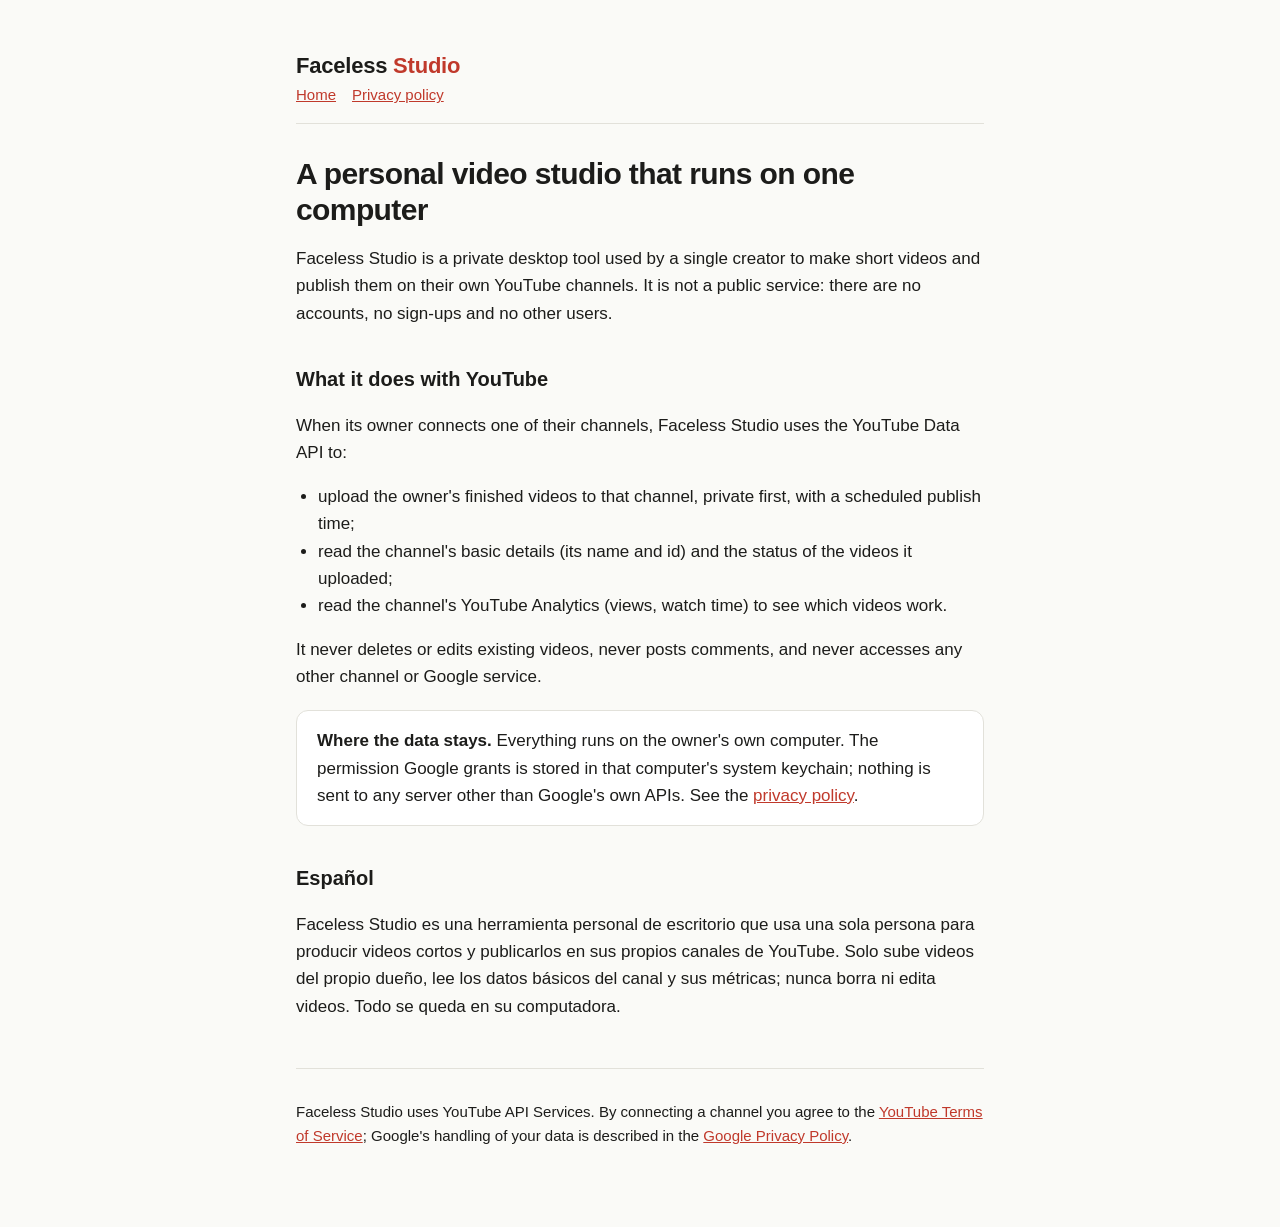
<file: index.html>
<!doctype html>
<html lang="en">
<head>
  <meta charset="utf-8">
  <meta name="viewport" content="width=device-width, initial-scale=1">
  <title>Faceless Studio</title>
  <meta name="description" content="Faceless Studio: a personal desktop tool that uploads its owner's own videos to their own YouTube channels.">
  <link rel="stylesheet" href="style.css">
</head>
<body>
<main>
  <header>
    <div class="brand">Faceless <span>Studio</span></div>
    <nav class="muted"><a href="./">Home</a><a href="privacy.html">Privacy policy</a></nav>
  </header>

  <h1>A personal video studio that runs on one computer</h1>
  <p>Faceless Studio is a private desktop tool used by a single creator to make short videos and publish them on
    their own YouTube channels. It is not a public service: there are no accounts, no sign-ups and no other users.</p>

  <h2>What it does with YouTube</h2>
  <p>When its owner connects one of their channels, Faceless Studio uses the YouTube Data API to:</p>
  <ul>
    <li>upload the owner's finished videos to that channel, private first, with a scheduled publish time;</li>
    <li>read the channel's basic details (its name and id) and the status of the videos it uploaded;</li>
    <li>read the channel's YouTube Analytics (views, watch time) to see which videos work.</li>
  </ul>
  <p>It never deletes or edits existing videos, never posts comments, and never accesses any other channel or
    Google service.</p>

  <div class="card">
    <strong>Where the data stays.</strong> Everything runs on the owner's own computer. The permission Google grants
    is stored in that computer's system keychain; nothing is sent to any server other than Google's own APIs. See the
    <a href="privacy.html">privacy policy</a>.
  </div>

  <h2>Español</h2>
  <p>Faceless Studio es una herramienta personal de escritorio que usa una sola persona para producir videos cortos y
    publicarlos en sus propios canales de YouTube. Solo sube videos del propio dueño, lee los datos básicos del canal y
    sus métricas; nunca borra ni edita videos. Todo se queda en su computadora.</p>

  <footer class="muted">
    <p>Faceless Studio uses YouTube API Services. By connecting a channel you agree to the
      <a href="https://www.youtube.com/t/terms">YouTube Terms of Service</a>; Google's handling of your data is
      described in the <a href="https://policies.google.com/privacy">Google Privacy Policy</a>.</p>
  </footer>
</main>
</body>
</html>
</file>
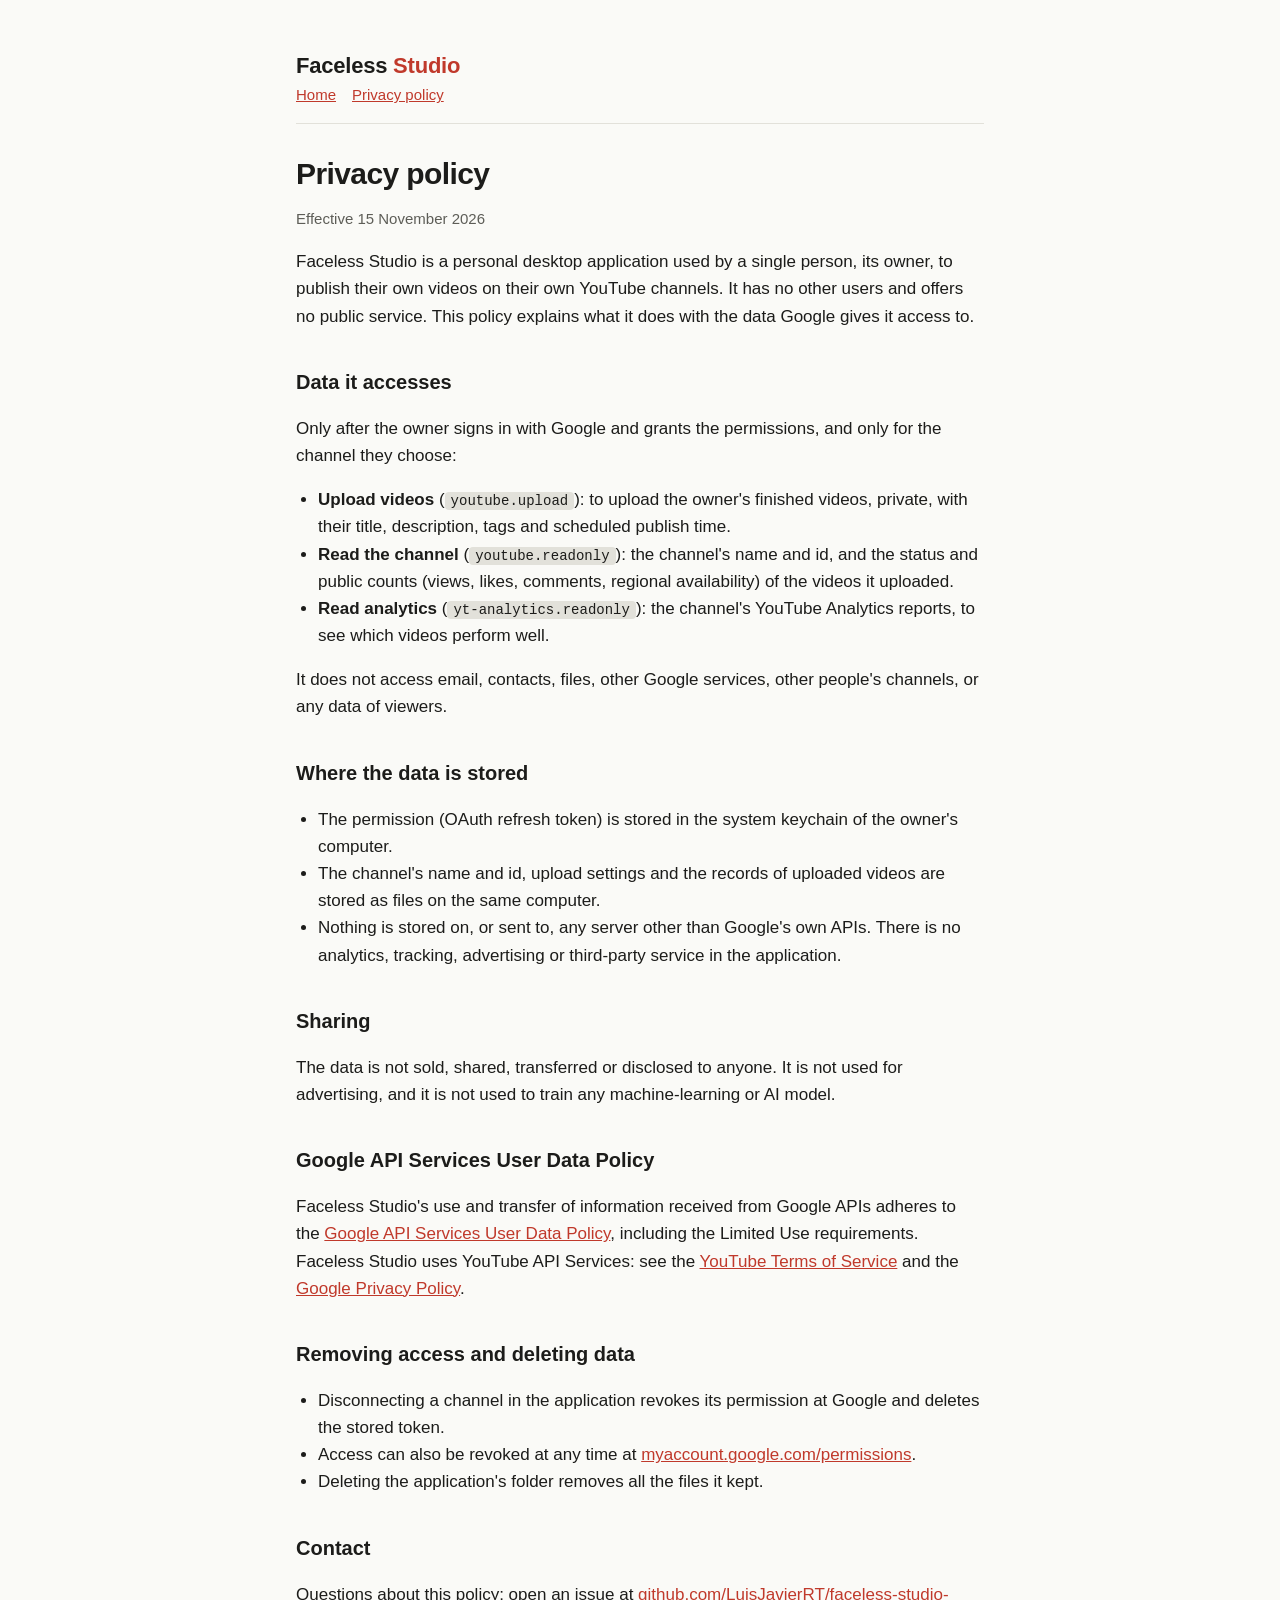
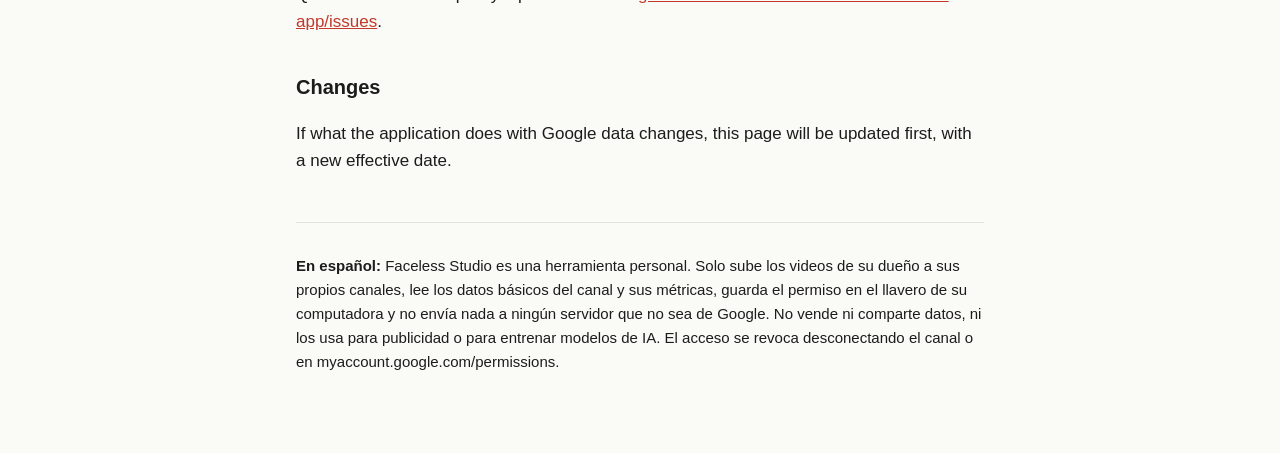
<file: privacy.html>
<!doctype html>
<html lang="en">
<head>
  <meta charset="utf-8">
  <meta name="viewport" content="width=device-width, initial-scale=1">
  <title>Faceless Studio privacy</title>
  <meta name="description" content="How Faceless Studio, a personal desktop tool, uses the Google and YouTube data its owner grants it.">
  <link rel="stylesheet" href="style.css">
</head>
<body>
<main>
  <header>
    <div class="brand">Faceless <span>Studio</span></div>
    <nav class="muted"><a href="./">Home</a><a href="privacy.html">Privacy policy</a></nav>
  </header>

  <h1>Privacy policy</h1>
  <p class="muted">Effective 15 November 2026</p>

  <p>Faceless Studio is a personal desktop application used by a single person, its owner, to publish their own
    videos on their own YouTube channels. It has no other users and offers no public service. This policy explains
    what it does with the data Google gives it access to.</p>

  <h2>Data it accesses</h2>
  <p>Only after the owner signs in with Google and grants the permissions, and only for the channel they choose:</p>
  <ul>
    <li><strong>Upload videos</strong> (<code>youtube.upload</code>): to upload the owner's finished videos, private,
      with their title, description, tags and scheduled publish time.</li>
    <li><strong>Read the channel</strong> (<code>youtube.readonly</code>): the channel's name and id, and the status
      and public counts (views, likes, comments, regional availability) of the videos it uploaded.</li>
    <li><strong>Read analytics</strong> (<code>yt-analytics.readonly</code>): the channel's YouTube Analytics
      reports, to see which videos perform well.</li>
  </ul>
  <p>It does not access email, contacts, files, other Google services, other people's channels, or any data of
    viewers.</p>

  <h2>Where the data is stored</h2>
  <ul>
    <li>The permission (OAuth refresh token) is stored in the system keychain of the owner's computer.</li>
    <li>The channel's name and id, upload settings and the records of uploaded videos are stored as files on the
      same computer.</li>
    <li>Nothing is stored on, or sent to, any server other than Google's own APIs. There is no analytics, tracking,
      advertising or third-party service in the application.</li>
  </ul>

  <h2>Sharing</h2>
  <p>The data is not sold, shared, transferred or disclosed to anyone. It is not used for advertising, and it is not
    used to train any machine-learning or AI model.</p>

  <h2>Google API Services User Data Policy</h2>
  <p>Faceless Studio's use and transfer of information received from Google APIs adheres to the
    <a href="https://developers.google.com/terms/api-services-user-data-policy">Google API Services User Data
    Policy</a>, including the Limited Use requirements. Faceless Studio uses YouTube API Services: see the
    <a href="https://www.youtube.com/t/terms">YouTube Terms of Service</a> and the
    <a href="https://policies.google.com/privacy">Google Privacy Policy</a>.</p>

  <h2>Removing access and deleting data</h2>
  <ul>
    <li>Disconnecting a channel in the application revokes its permission at Google and deletes the stored token.</li>
    <li>Access can also be revoked at any time at
      <a href="https://myaccount.google.com/permissions">myaccount.google.com/permissions</a>.</li>
    <li>Deleting the application's folder removes all the files it kept.</li>
  </ul>

  <h2>Contact</h2>
  <p>Questions about this policy: open an issue at
    <a href="https://github.com/LuisJavierRT/faceless-studio-app/issues">github.com/LuisJavierRT/faceless-studio-app/issues</a>.</p>

  <h2>Changes</h2>
  <p>If what the application does with Google data changes, this page will be updated first, with a new effective
    date.</p>

  <footer class="muted">
    <p><strong>En español:</strong> Faceless Studio es una herramienta personal. Solo sube los videos de su dueño a
      sus propios canales, lee los datos básicos del canal y sus métricas, guarda el permiso en el llavero de su
      computadora y no envía nada a ningún servidor que no sea de Google. No vende ni comparte datos, ni los usa para
      publicidad o para entrenar modelos de IA. El acceso se revoca desconectando el canal o en
      myaccount.google.com/permissions.</p>
  </footer>
</main>
</body>
</html>
</file>
<file: style.css>
:root {
  --bg: #fafaf7;
  --fg: #1c1c1a;
  --muted: #5d5d57;
  --line: #e2e1da;
  --accent: #c0392b;
  --card: #ffffff;
}
@media (prefers-color-scheme: dark) {
  :root {
    --bg: #141413;
    --fg: #ecebe4;
    --muted: #a3a29a;
    --line: #2c2c29;
    --accent: #ff6b5b;
    --card: #1c1c1a;
  }
}
* { box-sizing: border-box; }
body {
  margin: 0;
  background: var(--bg);
  color: var(--fg);
  font: 17px/1.6 -apple-system, BlinkMacSystemFont, "Segoe UI", Roboto, Helvetica, Arial, sans-serif;
}
main { max-width: 720px; margin: 0 auto; padding: 48px 16px 64px; }
header { border-bottom: 1px solid var(--line); margin-bottom: 32px; padding-bottom: 16px; }
.brand { font-weight: 700; font-size: 22px; letter-spacing: -0.01em; }
.brand span { color: var(--accent); }
h1 { font-size: 30px; line-height: 1.2; margin: 0 0 8px; letter-spacing: -0.02em; }
h2 { font-size: 20px; margin: 36px 0 8px; }
p, li { color: var(--fg); }
.muted { color: var(--muted); font-size: 15px; }
a { color: var(--accent); }
ul { padding-left: 22px; }
.card { background: var(--card); border: 1px solid var(--line); border-radius: 12px; padding: 16px 20px; margin: 20px 0; }
code { font-size: 14px; background: var(--line); padding: 1px 6px; border-radius: 4px; overflow-wrap: anywhere; }
footer { border-top: 1px solid var(--line); margin-top: 48px; padding-top: 16px; }
nav a { margin-right: 16px; }
</file>
